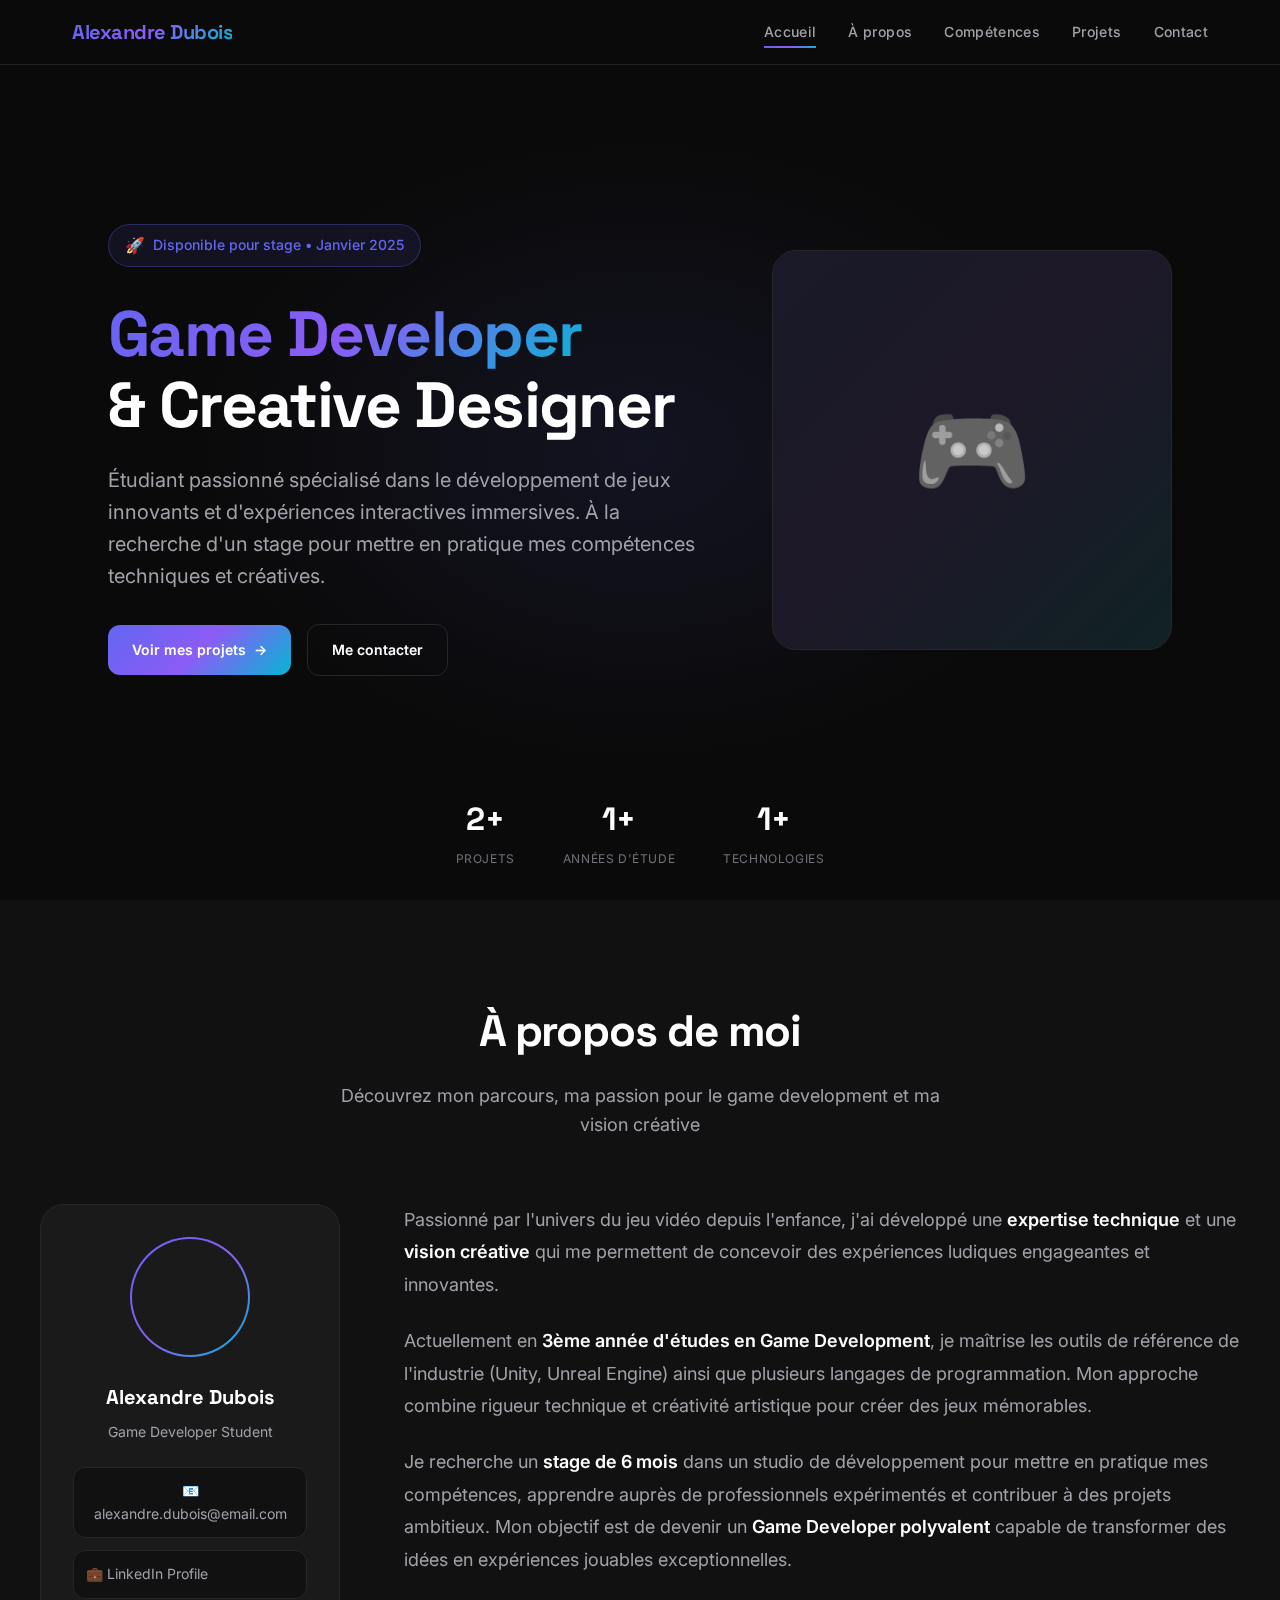
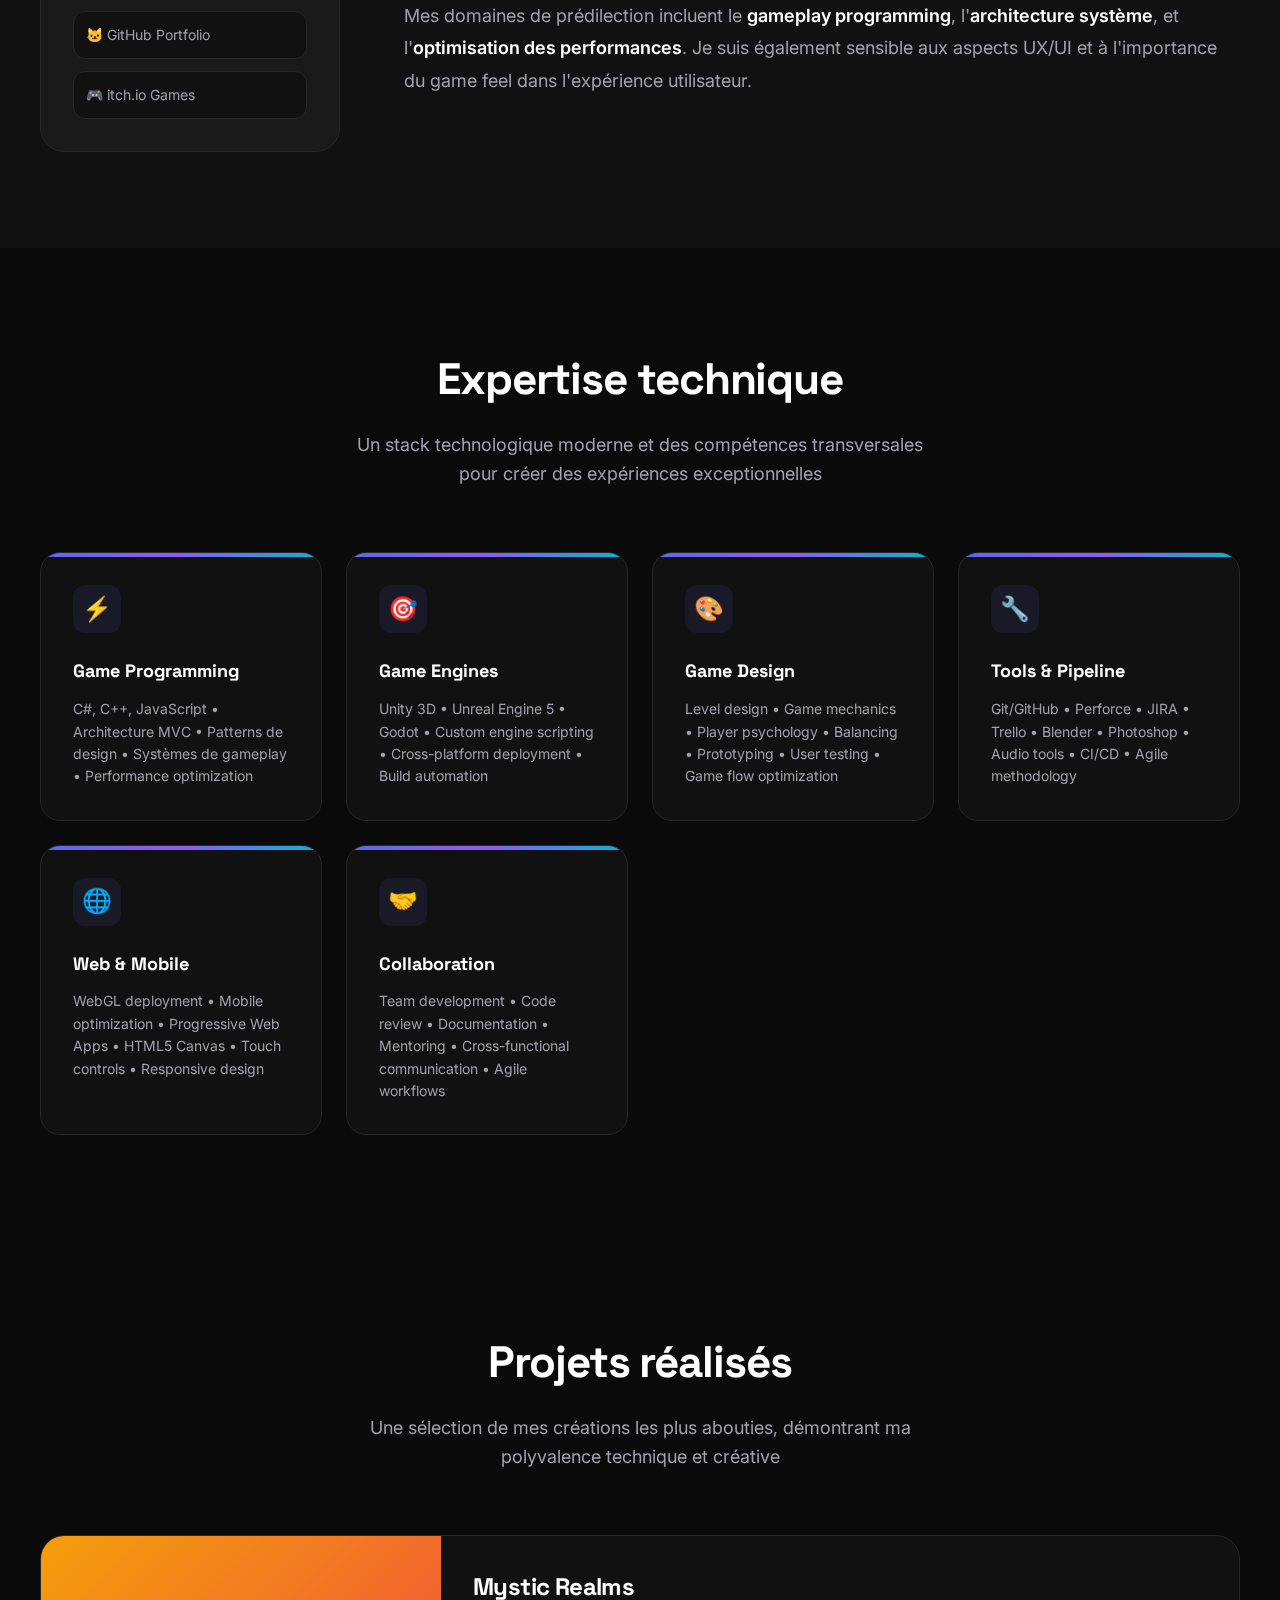
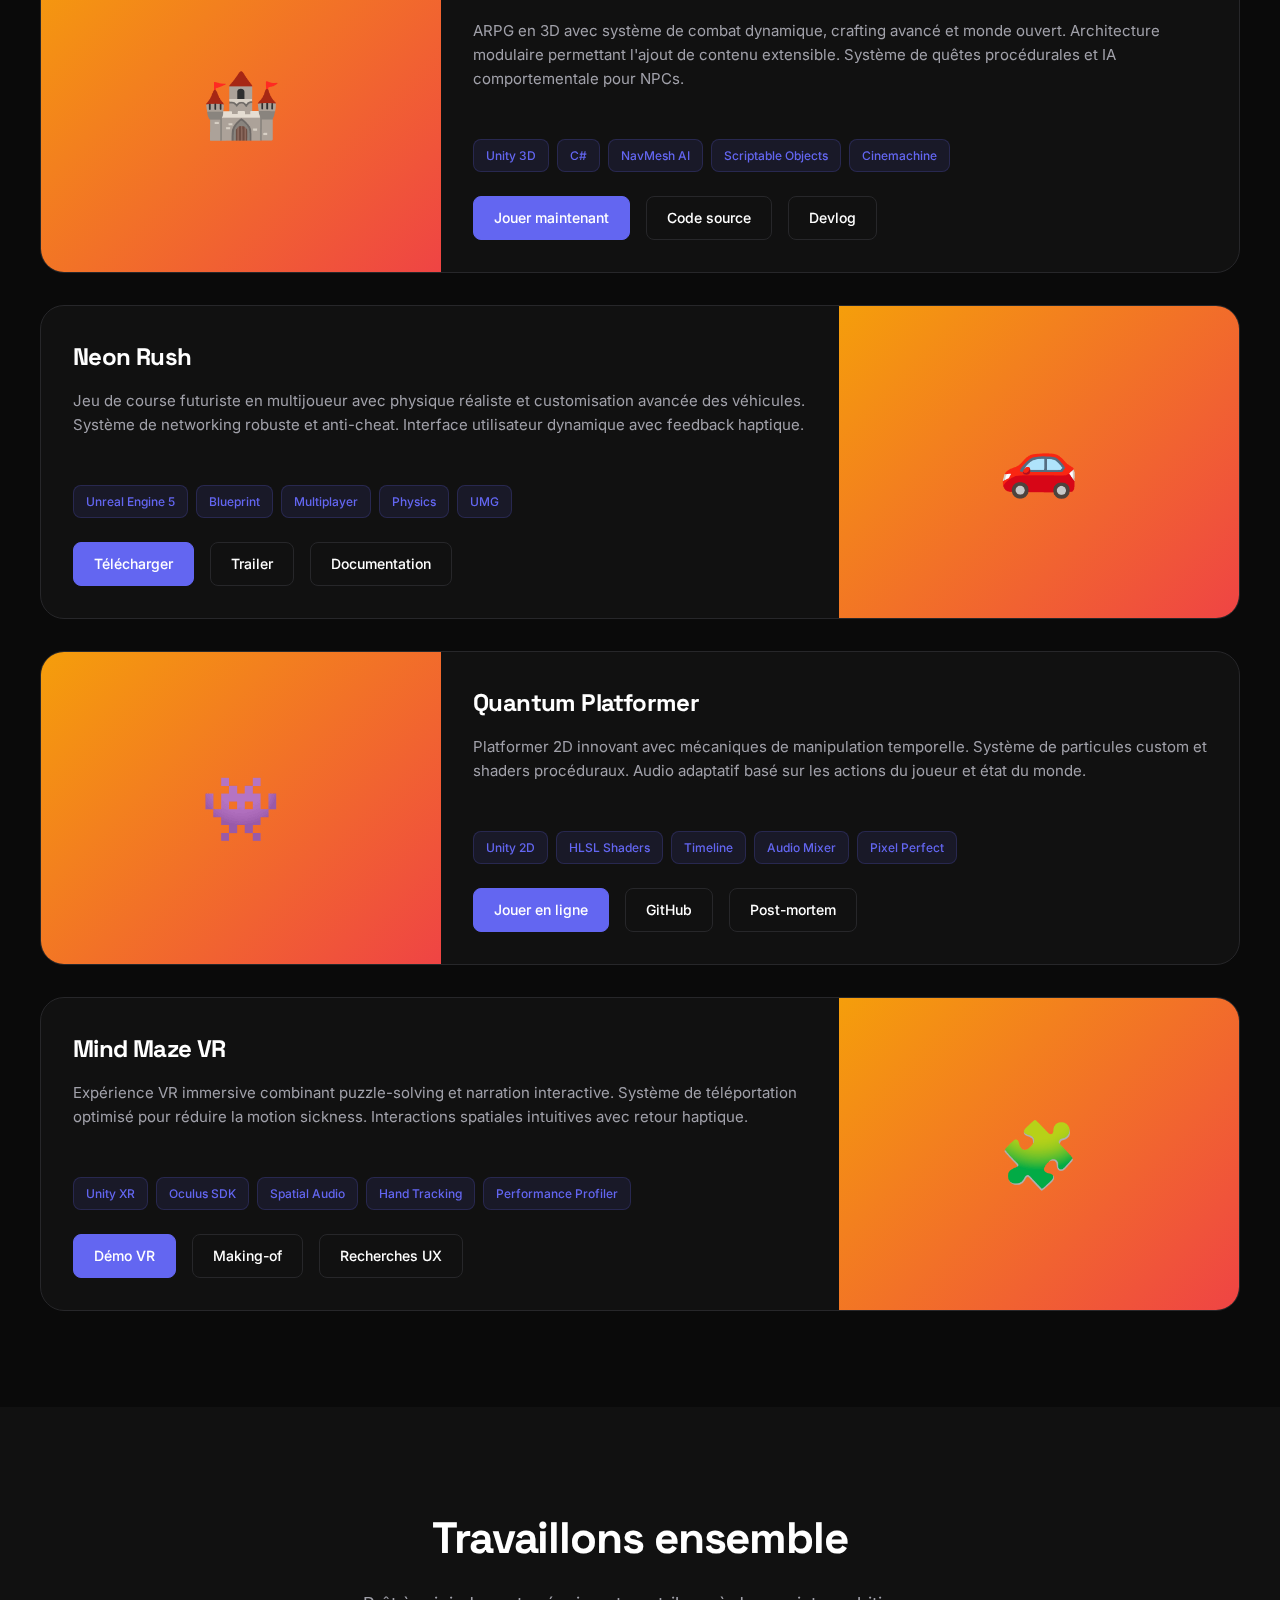
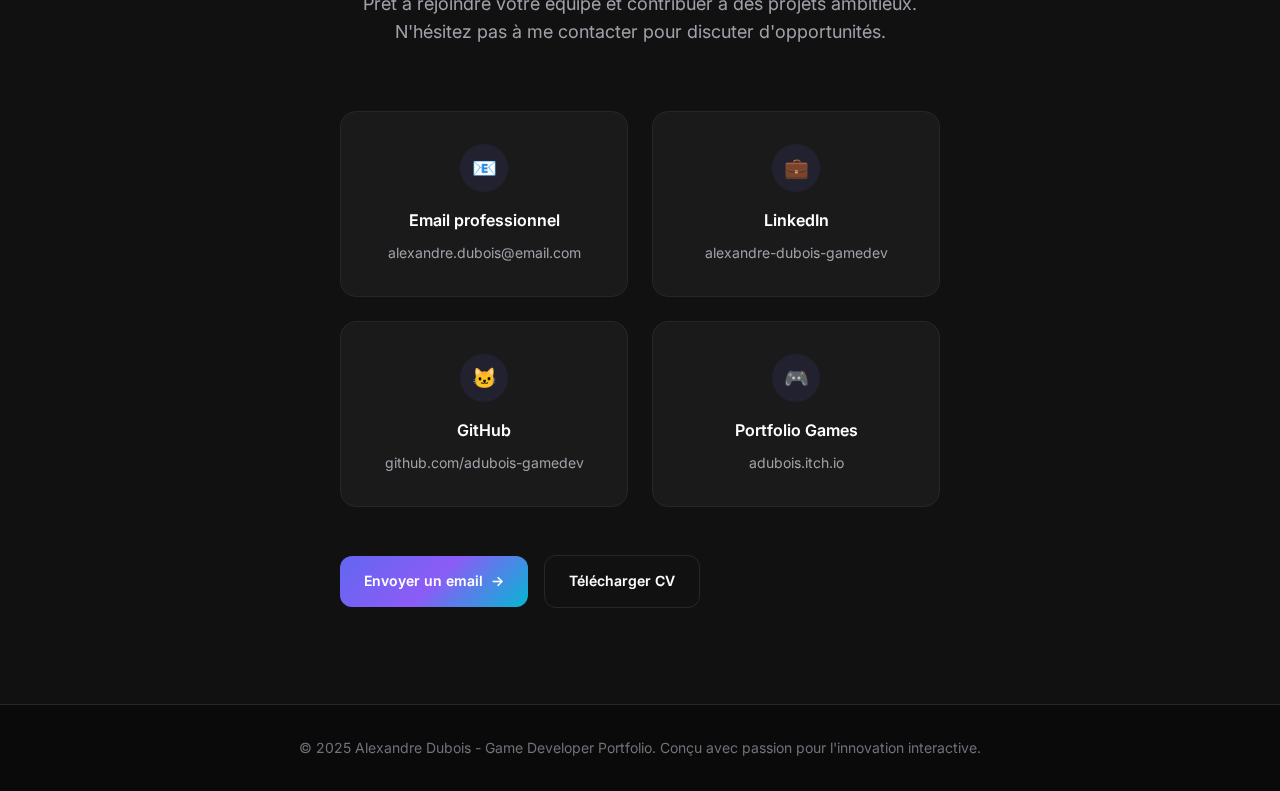
<file: gamedev_portfolio.html>
<!DOCTYPE html>
<html lang="fr">
<head>
    <meta charset="UTF-8">
    <meta name="viewport" content="width=device-width, initial-scale=1.0">
    <meta name="description" content="Alexandre Dubois - Game Developer & Designer. Portfolio professionnel showcasing innovative games and interactive experiences.">
    <title>Alexandre Dubois - Game Developer</title>
    <link rel="preconnect" href="https://fonts.googleapis.com">
    <link rel="preconnect" href="https://fonts.gstatic.com" crossorigin>
    <link href="https://fonts.googleapis.com/css2?family=Inter:wght@300;400;500;600;700&family=Space+Grotesk:wght@400;500;600;700&display=swap" rel="stylesheet">
    <style>
        :root {
            --primary: #6366f1;
            --primary-dark: #4f46e5;
            --secondary: #06b6d4;
            --accent: #f59e0b;
            --success: #10b981;
            --bg-primary: #0a0a0a;
            --bg-secondary: #111111;
            --bg-tertiary: #1a1a1a;
            --text-primary: #ffffff;
            --text-secondary: #a1a1aa;
            --text-muted: #71717a;
            --border: #27272a;
            --gradient-primary: linear-gradient(135deg, #6366f1 0%, #8b5cf6 50%, #06b6d4 100%);
            --gradient-secondary: linear-gradient(135deg, #f59e0b 0%, #ef4444 100%);
            --shadow-sm: 0 1px 2px 0 rgb(0 0 0 / 0.05);
            --shadow-md: 0 4px 6px -1px rgb(0 0 0 / 0.1), 0 2px 4px -2px rgb(0 0 0 / 0.1);
            --shadow-lg: 0 10px 15px -3px rgb(0 0 0 / 0.1), 0 4px 6px -4px rgb(0 0 0 / 0.1);
            --shadow-xl: 0 20px 25px -5px rgb(0 0 0 / 0.1), 0 8px 10px -6px rgb(0 0 0 / 0.1);
        }

        * {
            margin: 0;
            padding: 0;
            box-sizing: border-box;
        }

        html {
            scroll-behavior: smooth;
        }

        body {
            font-family: 'Inter', -apple-system, BlinkMacSystemFont, sans-serif;
            background: var(--bg-primary);
            color: var(--text-primary);
            line-height: 1.6;
            overflow-x: hidden;
            font-feature-settings: 'kern' 1;
            text-rendering: optimizeLegibility;
            -webkit-font-smoothing: antialiased;
        }

        /* Navigation */
        .navbar {
            position: fixed;
            top: 0;
            left: 0;
            right: 0;
            z-index: 1000;
            background: rgba(10, 10, 10, 0.8);
            backdrop-filter: blur(20px) saturate(180%);
            border-bottom: 1px solid rgba(255, 255, 255, 0.1);
            transition: all 0.3s cubic-bezier(0.4, 0, 0.2, 1);
        }

        .navbar.scrolled {
            background: rgba(10, 10, 10, 0.95);
            box-shadow: var(--shadow-lg);
        }

        .nav-container {
            max-width: 1200px;
            margin: 0 auto;
            padding: 1rem 2rem;
            display: flex;
            justify-content: space-between;
            align-items: center;
        }

        .logo {
            font-family: 'Space Grotesk', sans-serif;
            font-size: 1.25rem;
            font-weight: 700;
            background: var(--gradient-primary);
            -webkit-background-clip: text;
            -webkit-text-fill-color: transparent;
            background-clip: text;
            letter-spacing: -0.025em;
        }

        .nav-menu {
            display: flex;
            align-items: center;
            gap: 2rem;
            list-style: none;
        }

        .nav-link {
            color: var(--text-secondary);
            text-decoration: none;
            font-weight: 500;
            font-size: 0.875rem;
            letter-spacing: 0.025em;
            padding: 0.5rem 0;
            position: relative;
            transition: color 0.3s ease;
        }

        .nav-link::after {
            content: '';
            position: absolute;
            bottom: 0;
            left: 0;
            width: 0;
            height: 2px;
            background: var(--gradient-primary);
            transition: width 0.3s cubic-bezier(0.4, 0, 0.2, 1);
        }

        .nav-link:hover {
            color: var(--text-primary);
        }

        .nav-link:hover::after,
        .nav-link.active::after {
            width: 100%;
        }

        /* Hero Section */
        .hero {
            min-height: 100vh;
            display: flex;
            align-items: center;
            position: relative;
            overflow: hidden;
            background: radial-gradient(ellipse at center, rgba(99, 102, 241, 0.1) 0%, transparent 50%);
        }

        .hero-container {
            max-width: 1200px;
            margin: 0 auto;
            padding: 2rem;
            display: grid;
            grid-template-columns: 1fr 400px;
            gap: 4rem;
            align-items: center;
            position: relative;
            z-index: 2;
        }

        .hero-content {
            max-width: 600px;
        }

        .hero-badge {
            display: inline-flex;
            align-items: center;
            gap: 0.5rem;
            background: rgba(99, 102, 241, 0.1);
            border: 1px solid rgba(99, 102, 241, 0.3);
            color: var(--primary);
            padding: 0.5rem 1rem;
            border-radius: 9999px;
            font-size: 0.875rem;
            font-weight: 500;
            margin-bottom: 2rem;
            backdrop-filter: blur(10px);
        }

        .hero-badge::before {
            content: '🚀';
            font-size: 1rem;
        }

        .hero-title {
            font-family: 'Space Grotesk', sans-serif;
            font-size: clamp(2.5rem, 5vw, 4rem);
            font-weight: 700;
            line-height: 1.1;
            margin-bottom: 1.5rem;
            letter-spacing: -0.025em;
        }

        .hero-title .gradient-text {
            background: var(--gradient-primary);
            -webkit-background-clip: text;
            -webkit-text-fill-color: transparent;
            background-clip: text;
        }

        .hero-subtitle {
            font-size: 1.25rem;
            color: var(--text-secondary);
            margin-bottom: 2rem;
            line-height: 1.6;
            font-weight: 400;
        }

        .hero-cta {
            display: flex;
            gap: 1rem;
            align-items: center;
        }

        .btn {
            display: inline-flex;
            align-items: center;
            gap: 0.5rem;
            padding: 0.875rem 1.5rem;
            border-radius: 0.75rem;
            font-weight: 600;
            font-size: 0.875rem;
            text-decoration: none;
            transition: all 0.3s cubic-bezier(0.4, 0, 0.2, 1);
            border: none;
            cursor: pointer;
            position: relative;
            overflow: hidden;
        }

        .btn-primary {
            background: var(--gradient-primary);
            color: white;
        }

        .btn-primary:hover {
            transform: translateY(-2px);
            box-shadow: var(--shadow-xl);
        }

        .btn-secondary {
            background: transparent;
            color: var(--text-primary);
            border: 1px solid var(--border);
        }

        .btn-secondary:hover {
            background: var(--bg-tertiary);
            border-color: var(--text-muted);
        }

        .hero-visual {
            position: relative;
            height: 400px;
            background: var(--bg-secondary);
            border-radius: 1.5rem;
            border: 1px solid var(--border);
            overflow: hidden;
        }

        .hero-visual::before {
            content: '';
            position: absolute;
            top: 0;
            left: 0;
            right: 0;
            bottom: 0;
            background: var(--gradient-primary);
            opacity: 0.1;
            z-index: 1;
        }

        .hero-visual-content {
            position: absolute;
            inset: 0;
            display: flex;
            align-items: center;
            justify-content: center;
            z-index: 2;
            font-size: 6rem;
            filter: grayscale(100%);
            transition: filter 0.3s ease;
        }

        .hero-visual:hover .hero-visual-content {
            filter: grayscale(0%);
        }

        /* Stats */
        .stats {
            position: absolute;
            bottom: 2rem;
            left: 50%;
            transform: translateX(-50%);
            display: flex;
            gap: 3rem;
            z-index: 2;
        }

        .stat-item {
            text-align: center;
        }

        .stat-number {
            font-family: 'Space Grotesk', sans-serif;
            font-size: 2rem;
            font-weight: 700;
            color: var(--text-primary);
            margin-bottom: 0.25rem;
        }

        .stat-label {
            font-size: 0.75rem;
            color: var(--text-muted);
            text-transform: uppercase;
            letter-spacing: 0.05em;
        }

        /* Section Styles */
        .section {
            padding: 6rem 2rem;
            position: relative;
        }

        .container {
            max-width: 1200px;
            margin: 0 auto;
        }

        .section-header {
            text-align: center;
            margin-bottom: 4rem;
        }

        .section-title {
            font-family: 'Space Grotesk', sans-serif;
            font-size: clamp(2rem, 4vw, 2.75rem);
            font-weight: 700;
            margin-bottom: 1rem;
            letter-spacing: -0.025em;
        }

        .section-subtitle {
            font-size: 1.125rem;
            color: var(--text-secondary);
            max-width: 600px;
            margin: 0 auto;
        }

        /* About Section */
        .about {
            background: var(--bg-secondary);
        }

        .about-content {
            display: grid;
            grid-template-columns: 300px 1fr;
            gap: 4rem;
            align-items: start;
        }

        .profile-card {
            background: var(--bg-tertiary);
            border: 1px solid var(--border);
            border-radius: 1.5rem;
            padding: 2rem;
            text-align: center;
            position: sticky;
            top: 2rem;
        }

        .profile-image {
            width: 120px;
            height: 120px;
            border-radius: 50%;
            background: var(--gradient-primary);
            margin: 0 auto 1.5rem;
            display: flex;
            align-items: center;
            justify-content: center;
            font-size: 3rem;
            position: relative;
            overflow: hidden;
        }

        .profile-image::after {
            content: '';
            position: absolute;
            inset: 2px;
            border-radius: 50%;
            background: var(--bg-tertiary);
        }

        .profile-name {
            font-family: 'Space Grotesk', sans-serif;
            font-size: 1.25rem;
            font-weight: 700;
            margin-bottom: 0.5rem;
        }

        .profile-role {
            color: var(--text-secondary);
            font-size: 0.875rem;
            margin-bottom: 1.5rem;
        }

        .profile-links {
            display: flex;
            flex-direction: column;
            gap: 0.75rem;
        }

        .profile-link {
            display: flex;
            align-items: center;
            gap: 0.75rem;
            padding: 0.75rem;
            background: var(--bg-secondary);
            border: 1px solid var(--border);
            border-radius: 0.75rem;
            color: var(--text-secondary);
            text-decoration: none;
            font-size: 0.875rem;
            transition: all 0.3s ease;
        }

        .profile-link:hover {
            color: var(--text-primary);
            background: var(--bg-primary);
        }

        .about-text {
            font-size: 1.125rem;
            line-height: 1.8;
            color: var(--text-secondary);
        }

        .about-text p {
            margin-bottom: 1.5rem;
        }

        .about-text strong {
            color: var(--text-primary);
            font-weight: 600;
        }

        /* Skills Section */
        .skills-grid {
            display: grid;
            grid-template-columns: repeat(auto-fit, minmax(280px, 1fr));
            gap: 1.5rem;
            margin-top: 3rem;
        }

        .skill-card {
            background: var(--bg-secondary);
            border: 1px solid var(--border);
            border-radius: 1.25rem;
            padding: 2rem;
            position: relative;
            overflow: hidden;
            transition: all 0.3s cubic-bezier(0.4, 0, 0.2, 1);
        }

        .skill-card::before {
            content: '';
            position: absolute;
            top: 0;
            left: 0;
            right: 0;
            height: 4px;
            background: var(--gradient-primary);
        }

        .skill-card:hover {
            transform: translateY(-4px);
            box-shadow: var(--shadow-xl);
            border-color: rgba(99, 102, 241, 0.3);
        }

        .skill-icon {
            width: 3rem;
            height: 3rem;
            background: rgba(99, 102, 241, 0.1);
            border-radius: 0.75rem;
            display: flex;
            align-items: center;
            justify-content: center;
            font-size: 1.5rem;
            margin-bottom: 1.5rem;
        }

        .skill-title {
            font-family: 'Space Grotesk', sans-serif;
            font-size: 1.125rem;
            font-weight: 700;
            margin-bottom: 0.75rem;
        }

        .skill-description {
            color: var(--text-secondary);
            font-size: 0.875rem;
            line-height: 1.6;
        }

        /* Projects Section */
        .projects-grid {
            display: grid;
            gap: 2rem;
            margin-top: 3rem;
        }

        .project-card {
            background: var(--bg-secondary);
            border: 1px solid var(--border);
            border-radius: 1.5rem;
            overflow: hidden;
            transition: all 0.3s cubic-bezier(0.4, 0, 0.2, 1);
            display: grid;
            grid-template-columns: 400px 1fr;
            min-height: 300px;
        }

        .project-card:nth-child(even) {
            grid-template-columns: 1fr 400px;
        }

        .project-card:nth-child(even) .project-image {
            order: 2;
        }

        .project-card:hover {
            transform: translateY(-8px);
            box-shadow: var(--shadow-xl);
            border-color: rgba(99, 102, 241, 0.3);
        }

        .project-image {
            position: relative;
            background: var(--gradient-secondary);
            display: flex;
            align-items: center;
            justify-content: center;
            font-size: 4rem;
            overflow: hidden;
        }

        .project-image::after {
            content: '';
            position: absolute;
            inset: 0;
            background: linear-gradient(45deg, transparent 30%, rgba(255,255,255,0.1) 50%, transparent 70%);
            transform: translateX(-100%);
            transition: transform 0.6s ease;
        }

        .project-card:hover .project-image::after {
            transform: translateX(100%);
        }

        .project-content {
            padding: 2rem;
            display: flex;
            flex-direction: column;
            justify-content: space-between;
        }

        .project-header {
            margin-bottom: 1.5rem;
        }

        .project-title {
            font-family: 'Space Grotesk', sans-serif;
            font-size: 1.5rem;
            font-weight: 700;
            margin-bottom: 0.75rem;
            letter-spacing: -0.025em;
        }

        .project-description {
            color: var(--text-secondary);
            line-height: 1.6;
            font-size: 0.9375rem;
        }

        .project-tech {
            display: flex;
            flex-wrap: wrap;
            gap: 0.5rem;
            margin: 1.5rem 0;
        }

        .tech-tag {
            background: rgba(99, 102, 241, 0.1);
            color: var(--primary);
            padding: 0.375rem 0.75rem;
            border-radius: 0.5rem;
            font-size: 0.75rem;
            font-weight: 500;
            border: 1px solid rgba(99, 102, 241, 0.2);
        }

        .project-links {
            display: flex;
            gap: 1rem;
        }

        .project-link {
            display: inline-flex;
            align-items: center;
            gap: 0.5rem;
            padding: 0.625rem 1.25rem;
            background: transparent;
            color: var(--text-primary);
            text-decoration: none;
            border: 1px solid var(--border);
            border-radius: 0.5rem;
            font-size: 0.875rem;
            font-weight: 500;
            transition: all 0.3s ease;
        }

        .project-link:hover {
            background: var(--bg-tertiary);
            transform: translateY(-1px);
        }

        .project-link.primary {
            background: var(--primary);
            border-color: var(--primary);
        }

        .project-link.primary:hover {
            background: var(--primary-dark);
        }

        /* Contact Section */
        .contact {
            background: var(--bg-secondary);
        }

        .contact-content {
            text-align: center;
            max-width: 600px;
            margin: 0 auto;
        }

        .contact-info {
            display: grid;
            grid-template-columns: repeat(auto-fit, minmax(250px, 1fr));
            gap: 1.5rem;
            margin: 3rem 0;
        }

        .contact-item {
            background: var(--bg-tertiary);
            border: 1px solid var(--border);
            border-radius: 1rem;
            padding: 2rem;
            text-align: center;
            transition: all 0.3s ease;
        }

        .contact-item:hover {
            transform: translateY(-4px);
            border-color: rgba(99, 102, 241, 0.3);
        }

        .contact-icon {
            width: 3rem;
            height: 3rem;
            background: rgba(99, 102, 241, 0.1);
            border-radius: 50%;
            display: flex;
            align-items: center;
            justify-content: center;
            margin: 0 auto 1rem;
            font-size: 1.25rem;
        }

        .contact-label {
            font-weight: 600;
            margin-bottom: 0.5rem;
        }

        .contact-value {
            color: var(--text-secondary);
            font-size: 0.875rem;
        }

        /* Footer */
        .footer {
            background: var(--bg-primary);
            border-top: 1px solid var(--border);
            padding: 2rem;
            text-align: center;
        }

        .footer-content {
            max-width: 1200px;
            margin: 0 auto;
            color: var(--text-muted);
            font-size: 0.875rem;
        }

        /* Responsive Design */
        @media (max-width: 1024px) {
            .hero-container {
                grid-template-columns: 1fr;
                text-align: center;
                gap: 2rem;
            }
            
            .about-content {
                grid-template-columns: 1fr;
                gap: 2rem;
            }
            
            .profile-card {
                position: static;
            }
            
            .project-card,
            .project-card:nth-child(even) {
                grid-template-columns: 1fr;
            }
            
            .project-card:nth-child(even) .project-image {
                order: 0;
            }
        }

        @media (max-width: 768px) {
            .nav-container {
                padding: 1rem;
            }
            
            .nav-menu {
                gap: 1rem;
            }
            
            .section {
                padding: 4rem 1rem;
            }
            
            .hero-cta {
                flex-direction: column;
                align-items: stretch;
            }
            
            .stats {
                position: static;
                transform: none;
                margin-top: 2rem;
                justify-content: center;
            }
        }

        /* Animations */
        @keyframes fadeInUp {
            from {
                opacity: 0;
                transform: translateY(30px);
            }
            to {
                opacity: 1;
                transform: translateY(0);
            }
        }

        .fade-in-up {
            animation: fadeInUp 0.6s ease-out forwards;
            opacity: 0;
        }

        .delay-100 { animation-delay: 0.1s; }
        .delay-200 { animation-delay: 0.2s; }
        .delay-300 { animation-delay: 0.3s; }
        .delay-400 { animation-delay: 0.4s; }
    </style>
</head>
<body>
    <!-- Navigation -->
    <nav class="navbar" id="navbar">
        <div class="nav-container">
            <div class="logo">Alexandre Dubois</div>
            <ul class="nav-menu">
                <li><a href="#home" class="nav-link active">Accueil</a></li>
                <li><a href="#about" class="nav-link">À propos</a></li>
                <li><a href="#skills" class="nav-link">Compétences</a></li>
                <li><a href="#projects" class="nav-link">Projets</a></li>
                <li><a href="#contact" class="nav-link">Contact</a></li>
            </ul>
        </div>
    </nav>

    <!-- Hero Section -->
    <section id="home" class="hero">
        <div class="hero-container">
            <div class="hero-content">
                <div class="hero-badge fade-in-up">Disponible pour stage • Janvier 2025</div>
                <h1 class="hero-title fade-in-up delay-100">
                    <span class="gradient-text">Game Developer</span><br>
                    & Creative Designer
                </h1>
                <p class="hero-subtitle fade-in-up delay-200">
                    Étudiant passionné spécialisé dans le développement de jeux innovants et d'expériences interactives immersives. À la recherche d'un stage pour mettre en pratique mes compétences techniques et créatives.
                </p>
                <div class="hero-cta fade-in-up delay-300">
                    <a href="#projects" class="btn btn-primary">
                        Voir mes projets
                        <span>→</span>
                    </a>
                    <a href="#contact" class="btn btn-secondary">
                        Me contacter
                    </a>
                </div>
            </div>
            <div class="hero-visual fade-in-up delay-400">
                <div class="hero-visual-content">🎮</div>
            </div>
        </div>
        <div class="stats">
            <div class="stat-item">
                <div class="stat-number">8+</div>
                <div class="stat-label">Projets</div>
            </div>
            <div class="stat-item">
                <div class="stat-number">3</div>
                <div class="stat-label">Années d'étude</div>
            </div>
            <div class="stat-item">
                <div class="stat-number">5+</div>
                <div class="stat-label">Technologies</div>
            </div>
        </div>
    </section>

    <!-- About Section -->
    <section id="about" class="about section">
        <div class="container">
            <div class="section-header">
                <h2 class="section-title">À propos de moi</h2>
                <p class="section-subtitle">
                    Découvrez mon parcours, ma passion pour le game development et ma vision créative
                </p>
            </div>
            <div class="about-content">
                <div class="profile-card">
                    <div class="profile-image">👨‍💻</div>
                    <h3 class="profile-name">Alexandre Dubois</h3>
                    <p class="profile-role">Game Developer Student</p>
                    <div class="profile-links">
                        <a href="#" class="profile-link">
                            📧 alexandre.dubois@email.com
                        </a>
                        <a href="#" class="profile-link">
                            💼 LinkedIn Profile
                        </a>
                        <a href="#" class="profile-link">
                            🐱 GitHub Portfolio
                        </a>
                        <a href="#" class="profile-link">
                            🎮 itch.io Games
                        </a>
                    </div>
                </div>
                <div class="about-text">
                    <p>
                        Passionné par l'univers du jeu vidéo depuis l'enfance, j'ai développé une <strong>expertise technique</strong> et une <strong>vision créative</strong> qui me permettent de concevoir des expériences ludiques engageantes et innovantes.
                    </p>
                    <p>
                        Actuellement en <strong>3ème année d'études en Game Development</strong>, je maîtrise les outils de référence de l'industrie (Unity, Unreal Engine) ainsi que plusieurs langages de programmation. Mon approche combine rigueur technique et créativité artistique pour créer des jeux mémorables.
                    </p>
                    <p>
                        Je recherche un <strong>stage de 6 mois</strong> dans un studio de développement pour mettre en pratique mes compétences, apprendre auprès de professionnels expérimentés et contribuer à des projets ambitieux. Mon objectif est de devenir un <strong>Game Developer polyvalent</strong> capable de transformer des idées en expériences jouables exceptionnelles.
                    </p>
                    <p>
                        Mes domaines de prédilection incluent le <strong>gameplay programming</strong>, l'<strong>architecture système</strong>, et l'<strong>optimisation des performances</strong>. Je suis également sensible aux aspects UX/UI et à l'importance du game feel dans l'expérience utilisateur.
                    </p>
                </div>
            </div>
        </div>
    </section>

    <!-- Skills Section -->
    <section id="skills" class="section">
        <div class="container">
            <div class="section-header">
                <h2 class="section-title">Expertise technique</h2>
                <p class="section-subtitle">
                    Un stack technologique moderne et des compétences transversales pour créer des expériences exceptionnelles
                </p>
            </div>
            <div class="skills-grid">
                <div class="skill-card">
                    <div class="skill-icon">⚡</div>
                    <h3 class="skill-title">Game Programming</h3>
                    <p class="skill-description">C#, C++, JavaScript • Architecture MVC • Patterns de design • Systèmes de gameplay • Performance optimization</p>
                </div>
                <div class="skill-card">
                    <div class="skill-icon">🎯</div>
                    <h3 class="skill-title">Game Engines</h3>
                    <p class="skill-description">Unity 3D • Unreal Engine 5 • Godot • Custom engine scripting • Cross-platform deployment • Build automation</p>
                </div>
                <div class="skill-card">
                    <div class="skill-icon">🎨</div>
                    <h3 class="skill-title">Game Design</h3>
                    <p class="skill-description">Level design • Game mechanics • Player psychology • Balancing • Prototyping • User testing • Game flow optimization</p>
                </div>
                <div class="skill-card">
                    <div class="skill-icon">🔧</div>
                    <h3 class="skill-title">Tools & Pipeline</h3>
                    <p class="skill-description">Git/GitHub • Perforce • JIRA • Trello • Blender • Photoshop • Audio tools • CI/CD • Agile methodology</p>
                </div>
                <div class="skill-card">
                    <div class="skill-icon">🌐</div>
                    <h3 class="skill-title">Web & Mobile</h3>
                    <p class="skill-description">WebGL deployment • Mobile optimization • Progressive Web Apps • HTML5 Canvas • Touch controls • Responsive design</p>
                </div>
                <div class="skill-card">
                    <div class="skill-icon">🤝</div>
                    <h3 class="skill-title">Collaboration</h3>
                    <p class="skill-description">Team development • Code review • Documentation • Mentoring • Cross-functional communication • Agile workflows</p>
                </div>
            </div>
        </div>
    </section>

    <!-- Projects Section -->
    <section id="projects" class="section">
        <div class="container">
            <div class="section-header">
                <h2 class="section-title">Projets réalisés</h2>
                <p class="section-subtitle">
                    Une sélection de mes créations les plus abouties, démontrant ma polyvalence technique et créative
                </p>
            </div>
            <div class="projects-grid">
                <!-- Project 1 -->
                <div class="project-card">
                    <div class="project-image">🏰</div>
                    <div class="project-content">
                        <div class="project-header">
                            <h3 class="project-title">Mystic Realms</h3>
                            <p class="project-description">
                                ARPG en 3D avec système de combat dynamique, crafting avancé et monde ouvert. Architecture modulaire permettant l'ajout de contenu extensible. Système de quêtes procédurales et IA comportementale pour NPCs.
                            </p>
                        </div>
                        <div class="project-tech">
                            <span class="tech-tag">Unity 3D</span>
                            <span class="tech-tag">C#</span>
                            <span class="tech-tag">NavMesh AI</span>
                            <span class="tech-tag">Scriptable Objects</span>
                            <span class="tech-tag">Cinemachine</span>
                        </div>
                        <div class="project-links">
                            <a href="#" class="project-link primary">Jouer maintenant</a>
                            <a href="#" class="project-link">Code source</a>
                            <a href="#" class="project-link">Devlog</a>
                        </div>
                    </div>
                </div>

                <!-- Project 2 -->
                <div class="project-card">
                    <div class="project-image">🚗</div>
                    <div class="project-content">
                        <div class="project-header">
                            <h3 class="project-title">Neon Rush</h3>
                            <p class="project-description">
                                Jeu de course futuriste en multijoueur avec physique réaliste et customisation avancée des véhicules. Système de networking robuste et anti-cheat. Interface utilisateur dynamique avec feedback haptique.
                            </p>
                        </div>
                        <div class="project-tech">
                            <span class="tech-tag">Unreal Engine 5</span>
                            <span class="tech-tag">Blueprint</span>
                            <span class="tech-tag">Multiplayer</span>
                            <span class="tech-tag">Physics</span>
                            <span class="tech-tag">UMG</span>
                        </div>
                        <div class="project-links">
                            <a href="#" class="project-link primary">Télécharger</a>
                            <a href="#" class="project-link">Trailer</a>
                            <a href="#" class="project-link">Documentation</a>
                        </div>
                    </div>
                </div>

                <!-- Project 3 -->
                <div class="project-card">
                    <div class="project-image">👾</div>
                    <div class="project-content">
                        <div class="project-header">
                            <h3 class="project-title">Quantum Platformer</h3>
                            <p class="project-description">
                                Platformer 2D innovant avec mécaniques de manipulation temporelle. Système de particules custom et shaders procéduraux. Audio adaptatif basé sur les actions du joueur et état du monde.
                            </p>
                        </div>
                        <div class="project-tech">
                            <span class="tech-tag">Unity 2D</span>
                            <span class="tech-tag">HLSL Shaders</span>
                            <span class="tech-tag">Timeline</span>
                            <span class="tech-tag">Audio Mixer</span>
                            <span class="tech-tag">Pixel Perfect</span>
                        </div>
                        <div class="project-links">
                            <a href="#" class="project-link primary">Jouer en ligne</a>
                            <a href="#" class="project-link">GitHub</a>
                            <a href="#" class="project-link">Post-mortem</a>
                        </div>
                    </div>
                </div>

                <!-- Project 4 -->
                <div class="project-card">
                    <div class="project-image">🧩</div>
                    <div class="project-content">
                        <div class="project-header">
                            <h3 class="project-title">Mind Maze VR</h3>
                            <p class="project-description">
                                Expérience VR immersive combinant puzzle-solving et narration interactive. Système de téléportation optimisé pour réduire la motion sickness. Interactions spatiales intuitives avec retour haptique.
                            </p>
                        </div>
                        <div class="project-tech">
                            <span class="tech-tag">Unity XR</span>
                            <span class="tech-tag">Oculus SDK</span>
                            <span class="tech-tag">Spatial Audio</span>
                            <span class="tech-tag">Hand Tracking</span>
                            <span class="tech-tag">Performance Profiler</span>
                        </div>
                        <div class="project-links">
                            <a href="#" class="project-link primary">Démo VR</a>
                            <a href="#" class="project-link">Making-of</a>
                            <a href="#" class="project-link">Recherches UX</a>
                        </div>
                    </div>
                </div>
            </div>
        </div>
    </section>

    <!-- Contact Section -->
    <section id="contact" class="contact section">
        <div class="container">
            <div class="section-header">
                <h2 class="section-title">Travaillons ensemble</h2>
                <p class="section-subtitle">
                    Prêt à rejoindre votre équipe et contribuer à des projets ambitieux. N'hésitez pas à me contacter pour discuter d'opportunités.
                </p>
            </div>
            <div class="contact-content">
                <div class="contact-info">
                    <div class="contact-item">
                        <div class="contact-icon">📧</div>
                        <div class="contact-label">Email professionnel</div>
                        <div class="contact-value">alexandre.dubois@email.com</div>
                    </div>
                    <div class="contact-item">
                        <div class="contact-icon">💼</div>
                        <div class="contact-label">LinkedIn</div>
                        <div class="contact-value">alexandre-dubois-gamedev</div>
                    </div>
                    <div class="contact-item">
                        <div class="contact-icon">🐱</div>
                        <div class="contact-label">GitHub</div>
                        <div class="contact-value">github.com/adubois-gamedev</div>
                    </div>
                    <div class="contact-item">
                        <div class="contact-icon">🎮</div>
                        <div class="contact-label">Portfolio Games</div>
                        <div class="contact-value">adubois.itch.io</div>
                    </div>
                </div>
                <div class="hero-cta">
                    <a href="mailto:alexandre.dubois@email.com" class="btn btn-primary">
                        Envoyer un email
                        <span>→</span>
                    </a>
                    <a href="#" class="btn btn-secondary">
                        Télécharger CV
                    </a>
                </div>
            </div>
        </div>
    </section>

    <!-- Footer -->
    <footer class="footer">
        <div class="footer-content">
            <p>&copy; 2025 Alexandre Dubois - Game Developer Portfolio. Conçu avec passion pour l'innovation interactive.</p>
        </div>
    </footer>

    <script>
        // Navbar scroll behavior
        const navbar = document.getElementById('navbar');
        const navLinks = document.querySelectorAll('.nav-link');
        
        window.addEventListener('scroll', () => {
            if (window.scrollY > 100) {
                navbar.classList.add('scrolled');
            } else {
                navbar.classList.remove('scrolled');
            }
            
            // Update active nav link based on scroll position
            const sections = document.querySelectorAll('section[id]');
            const scrollPosition = window.scrollY + 100;
            
            sections.forEach(section => {
                const sectionTop = section.offsetTop;
                const sectionHeight = section.offsetHeight;
                const sectionId = section.getAttribute('id');
                
                if (scrollPosition >= sectionTop && scrollPosition < sectionTop + sectionHeight) {
                    navLinks.forEach(link => link.classList.remove('active'));
                    const activeLink = document.querySelector(`a[href="#${sectionId}"]`);
                    if (activeLink) activeLink.classList.add('active');
                }
            });
        });

        // Smooth scrolling for navigation
        document.querySelectorAll('a[href^="#"]').forEach(anchor => {
            anchor.addEventListener('click', function (e) {
                e.preventDefault();
                const target = document.querySelector(this.getAttribute('href'));
                if (target) {
                    const offsetTop = target.offsetTop - 80;
                    window.scrollTo({
                        top: offsetTop,
                        behavior: 'smooth'
                    });
                }
            });
        });

        // Intersection Observer for animations
        const observerOptions = {
            threshold: 0.1,
            rootMargin: '0px 0px -100px 0px'
        };

        const observer = new IntersectionObserver((entries) => {
            entries.forEach(entry => {
                if (entry.isIntersecting) {
                    entry.target.classList.add('fade-in-up');
                }
            });
        }, observerOptions);

        // Observe elements for animation
        document.querySelectorAll('.skill-card, .project-card, .contact-item').forEach(el => {
            observer.observe(el);
        });

        // Enhanced hover effects
        document.querySelectorAll('.project-card').forEach(card => {
            card.addEventListener('mouseenter', function() {
                this.style.transform = 'translateY(-8px) scale(1.02)';
            });
            
            card.addEventListener('mouseleave', function() {
                this.style.transform = 'translateY(0) scale(1)';
            });
        });

        // Skill cards interaction
        document.querySelectorAll('.skill-card').forEach(card => {
            card.addEventListener('mouseenter', function() {
                this.style.transform = 'translateY(-8px)';
                this.style.boxShadow = '0 25px 50px -12px rgba(0, 0, 0, 0.25)';
            });
            
            card.addEventListener('mouseleave', function() {
                this.style.transform = 'translateY(0)';
                this.style.boxShadow = '';
            });
        });

        // Stats counter animation
        function animateCounter(element, target, duration = 2000) {
            let start = 0;
            const increment = target / (duration / 16);
            
            function updateCounter() {
                start += increment;
                if (start < target) {
                    element.textContent = Math.floor(start) + '+';
                    requestAnimationFrame(updateCounter);
                } else {
                    element.textContent = target + '+';
                }
            }
            updateCounter();
        }

        // Trigger stats animation when in view
        const statsObserver = new IntersectionObserver((entries) => {
            entries.forEach(entry => {
                if (entry.isIntersecting) {
                    const statNumbers = document.querySelectorAll('.stat-number');
                    const targets = [8, 3, 5]; // Corresponding to the stats
                    
                    statNumbers.forEach((stat, index) => {
                        animateCounter(stat, targets[index]);
                    });
                    
                    statsObserver.unobserve(entry.target);
                }
            });
        });

        const statsSection = document.querySelector('.stats');
        if (statsSection) {
            statsObserver.observe(statsSection);
        }

        // Enhanced button interactions
        document.querySelectorAll('.btn').forEach(btn => {
            btn.addEventListener('click', function(e) {
                // Create ripple effect
                const ripple = document.createElement('span');
                const rect = this.getBoundingClientRect();
                const size = Math.max(rect.width, rect.height);
                const x = e.clientX - rect.left - size / 2;
                const y = e.clientY - rect.top - size / 2;
                
                ripple.style.cssText = `
                    position: absolute;
                    width: ${size}px;
                    height: ${size}px;
                    left: ${x}px;
                    top: ${y}px;
                    background: rgba(255, 255, 255, 0.3);
                    border-radius: 50%;
                    transform: scale(0);
                    animation: ripple 0.6s ease-out;
                    pointer-events: none;
                `;
                
                this.style.position = 'relative';
                this.style.overflow = 'hidden';
                this.appendChild(ripple);
                
                setTimeout(() => {
                    ripple.remove();
                }, 600);
            });
        });

        // Add ripple animation to CSS
        const style = document.createElement('style');
        style.textContent = `
            @keyframes ripple {
                to {
                    transform: scale(2);
                    opacity: 0;
                }
            }
        `;
        document.head.appendChild(style);

        // Performance optimization: Debounced scroll handler
        function debounce(func, wait) {
            let timeout;
            return function executedFunction(...args) {
                const later = () => {
                    clearTimeout(timeout);
                    func(...args);
                };
                clearTimeout(timeout);
                timeout = setTimeout(later, wait);
            };
        }

        // Enhanced scroll performance
        const debouncedScrollHandler = debounce(() => {
            // Additional scroll-based animations can be added here
        }, 10);

        window.addEventListener('scroll', debouncedScrollHandler, { passive: true });

        // Initialize animations on load
        window.addEventListener('load', () => {
            document.body.classList.add('loaded');
            
            // Trigger initial animations
            setTimeout(() => {
                document.querySelectorAll('.fade-in-up').forEach((el, index) => {
                    setTimeout(() => {
                        el.style.opacity = '1';
                        el.style.transform = 'translateY(0)';
                    }, index * 100);
                });
            }, 300);
        });
    </script>
</file>
